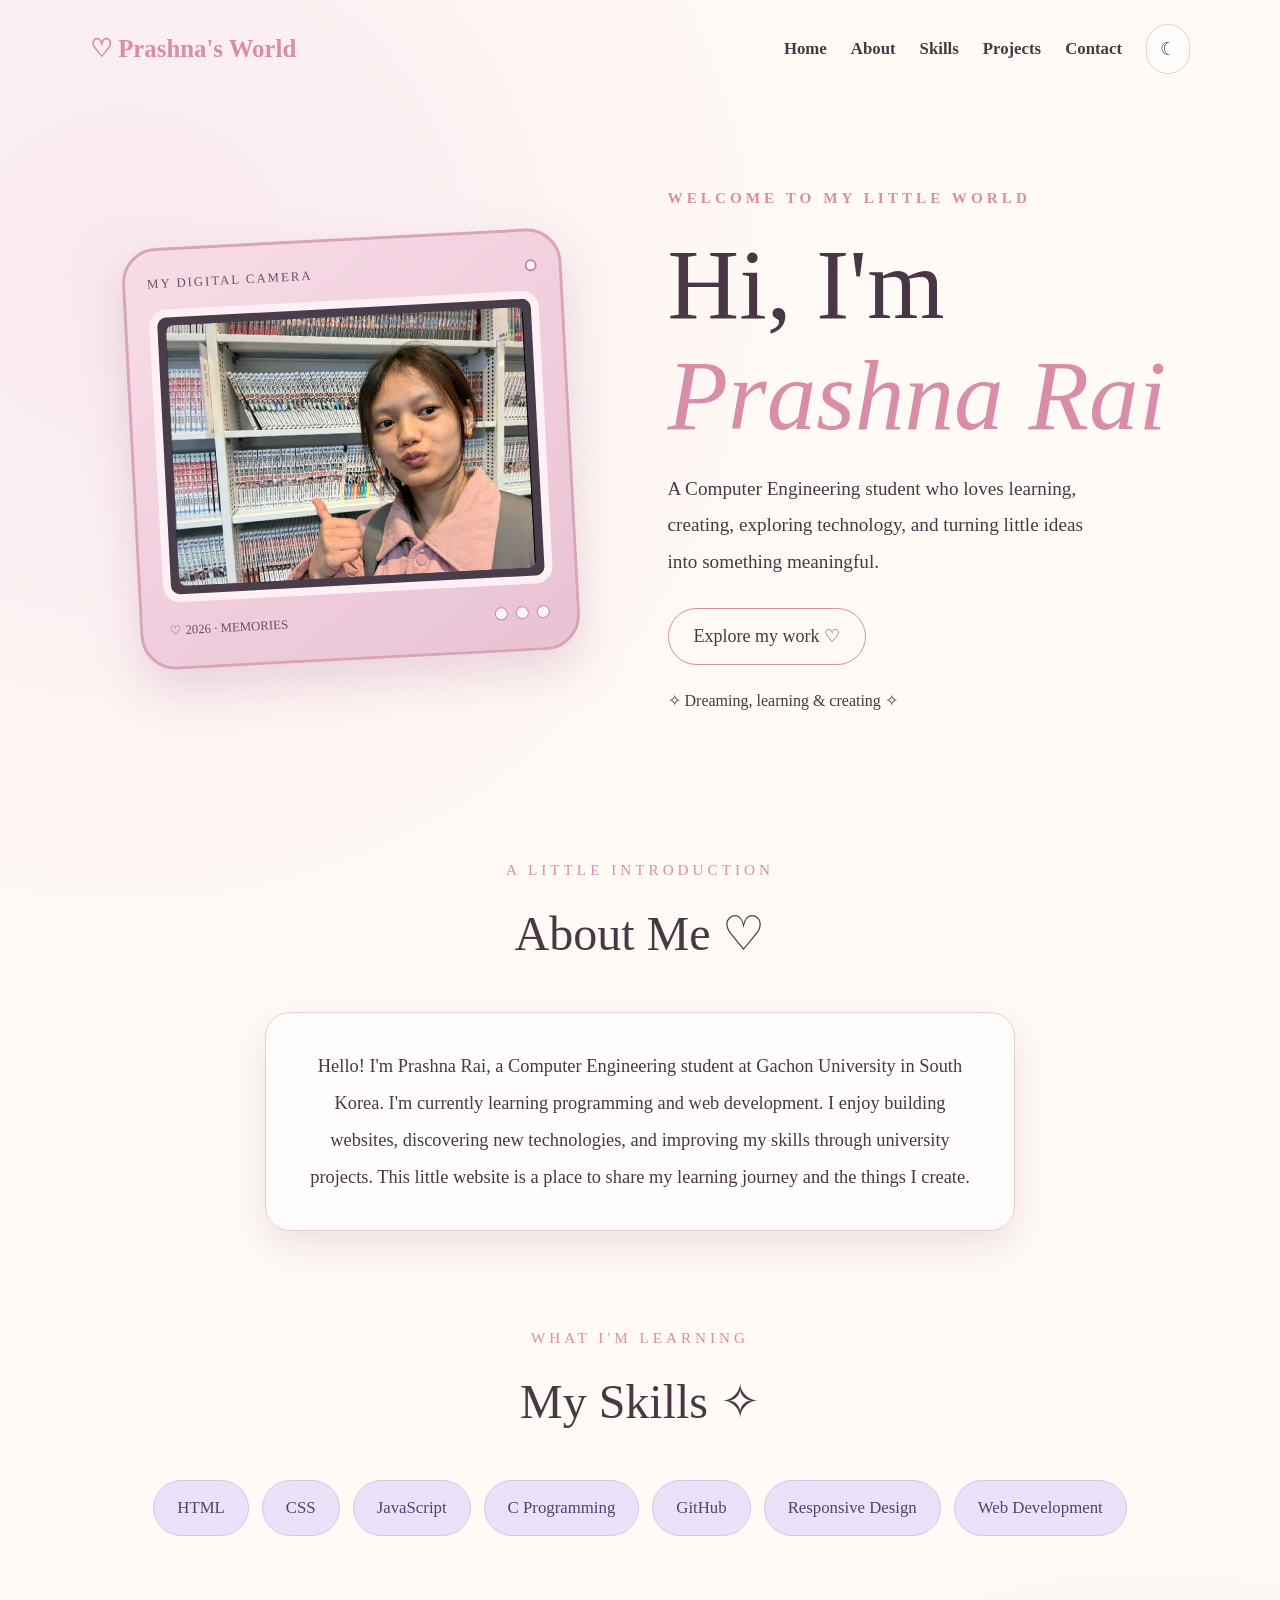
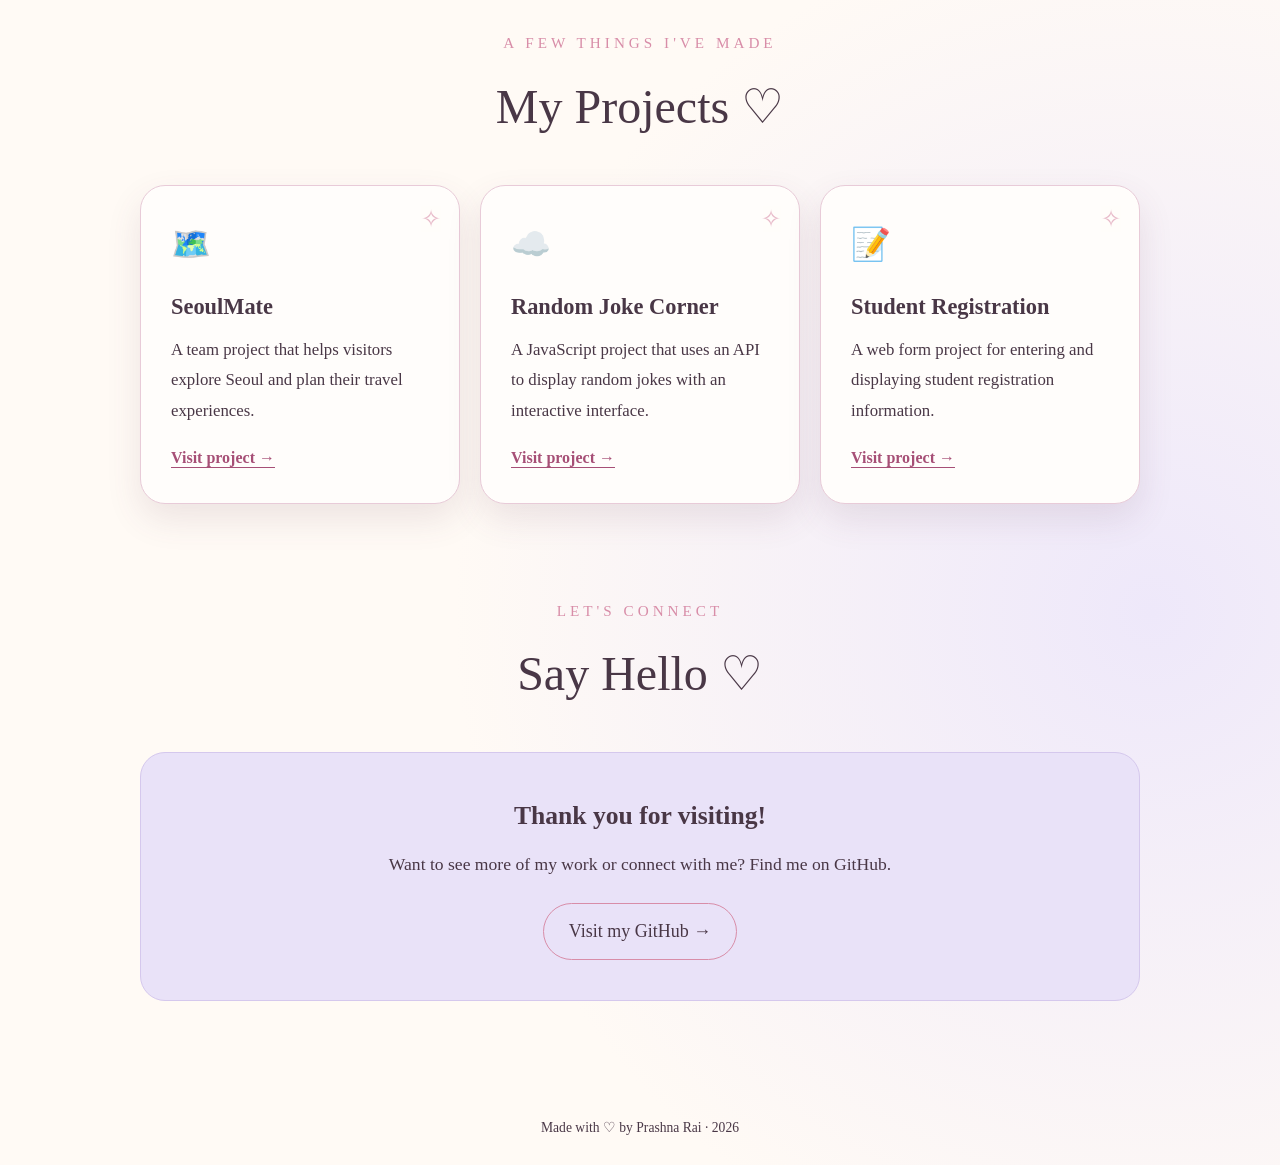
<file: index.html>
<!DOCTYPE html>
<html lang="en">
<head>
  <meta charset="UTF-8">
  <meta name="viewport" content="width=device-width, initial-scale=1.0">
  <meta name="description" content="Prashna Rai's personal portfolio. Computer Engineering student, web projects and creative work.">
  <title>Prashna Rai | My Little World</title>

  <style>
    
    :root {
  --pink: #A65376;
}
    :root {
      --background: #fffaf5;
      --paper: #fffdfb;
      --pink: #d88da8;
      --pink-light: #f7dce7;
      --lavender: #e9e2f8;
      --text: #493746;
    --muted: #493746;
      --border: #e8cbd8;
      --shadow: 0 15px 35px rgba(105, 66, 88, 0.12);
    }

    * {
      margin: 0;
      padding: 0;
      box-sizing: border-box;
      scroll-behavior: smooth;
    }

    body {
      background:
        radial-gradient(circle at 10% 10%, #f9e9ef 0, transparent 25%),
        radial-gradient(circle at 90% 80%, #eee8fa 0, transparent 28%),
        var(--background);
      color: var(--text);
      font-family: Georgia, "Times New Roman", serif;
      line-height: 1.6;
      transition: background 0.3s, color 0.3s;
    }

    a {
      color: inherit;
      text-decoration: none;
    }

    button {
      font: inherit;
    }

    .site-header {
      width: min(1100px, 92%);
      margin: auto;
      padding: 24px 0;
      display: flex;
      justify-content: space-between;
      align-items: center;
      gap: 20px;
    }

    .logo {
      font-size: 1.35rem;
      font-weight: bold;
      color: var(--pink);
    }

    nav {
      display: flex;
      align-items: center;
      gap: 24px;
    }

    nav a {
      font-size: 0.95rem;
      color: var(--text);
    }

    nav a:hover {
      color: var(--pink);
    }

    .theme-button {
      border: 1px solid var(--border);
      background: var(--paper);
      color: var(--text);
      padding: 8px 13px;
      border-radius: 30px;
      cursor: pointer;
    }

    .hero {
      width: min(1100px, 92%);
      min-height: 650px;
      margin: 25px auto 80px;
      display: grid;
      grid-template-columns: 1fr 1fr;
      align-items: center;
      gap: 55px;
    }

    /* Digital camera */

    .camera-area {
      display: flex;
      justify-content: center;
      position: relative;
      padding: 25px;
    }

    .camera {
      width: min(100%, 440px);
      background: linear-gradient(145deg, #f9dce8, #e9c2d4);
      border: 3px solid #d8a4ba;
      border-radius: 35px;
      padding: 22px;
      box-shadow: var(--shadow);
      transform: rotate(-3deg);
      transition: transform 0.4s;
    }

    .camera:hover {
      transform: rotate(0deg) translateY(-7px);
    }

    .camera-top {
      display: flex;
      justify-content: space-between;
      align-items: center;
      margin-bottom: 14px;
      color: #704c61;
      font-size: 0.8rem;
      letter-spacing: 2px;
    }

    .camera-lens {
      width: 12px;
      height: 12px;
      border-radius: 50%;
      background: #fff6fa;
      border: 2px solid #c78ba5;
    }

    .camera-screen {
      background: #493d4a;
      border: 8px solid #fff0f5;
      border-radius: 17px;
      padding: 8px;
      overflow: hidden;
      aspect-ratio: 4 / 3;
    }

    .camera-screen img {
      display: block;
      width: 100%;
      height: 100%;
      object-fit: cover;
      border-radius: 8px;
    }

    .camera-bottom {
      display: flex;
      justify-content: space-between;
      align-items: center;
      padding: 17px 5px 2px;
      color: #704c61;
      font-size: 0.8rem;
    }

    .camera-buttons {
      display: flex;
      gap: 8px;
    }

    .camera-buttons span {
      width: 13px;
      height: 13px;
      background: #fff4f8;
      border: 1px solid #c78ba5;
      border-radius: 50%;
    }

    .hero-text .eyebrow {
      color: var(--pink);
      letter-spacing: 4px;
      font-size: 0.8rem;
      font-weight: bold;
    }

    .hero-text h1 {
      font-size: clamp(3rem, 7vw, 5.5rem);
      line-height: 1.05;
      margin: 15px 0;
      font-weight: normal;
    }

    .hero-text h1 span {
      color: var(--pink);
      font-style: italic;
    }

    .hero-text p {
      max-width: 430px;
      color: var(--muted);
      margin: 20px 0 28px;
      font-size: 1.05rem;
    }

    .pill-button {
      display: inline-block;
      padding: 11px 25px;
      border: 1px solid var(--pink);
      border-radius: 40px;
      color: var(--text);
      transition: 0.3s;
    }

    .pill-button:hover {
      background: var(--pink);
      color: white;
      transform: translateY(-3px);
    }

    .little-note {
      margin-top: 22px;
      color: var(--muted);
      font-size: 0.85rem;
    }

    section.content-section {
      width: min(1000px, 90%);
      margin: 0 auto 90px;
      scroll-margin-top: 25px;
    }

    .section-heading {
      text-align: center;
      margin-bottom: 35px;
    }

    .section-heading span {
      color: var(--pink);
      font-size: 0.8rem;
      letter-spacing: 4px;
    }

    .section-heading h2 {
      font-size: 2.5rem;
      font-weight: normal;
      margin-top: 5px;
    }

    .about-card {
      background: var(--paper);
      border: 1px solid var(--border);
      border-radius: 25px;
      padding: 35px;
      box-shadow: var(--shadow);
      text-align: center;
      max-width: 750px;
      margin: auto;
    }

    .about-card p {
      color: var(--muted);
    }

    .skills-list {
      display: flex;
      justify-content: center;
      flex-wrap: wrap;
      gap: 13px;
    }

    .skill {
      background: var(--lavender);
      border: 1px solid #d5c8ed;
      padding: 10px 20px;
      border-radius: 30px;
      color: #51436c;
    }

    .project-grid {
      display: grid;
      grid-template-columns: repeat(3, 1fr);
      gap: 20px;
    }

    .project-card {
      background: var(--paper);
      border: 1px solid var(--border);
      border-radius: 20px;
      padding: 25px;
      box-shadow: var(--shadow);
      transition: transform 0.3s;
      display: flex;
      flex-direction: column;
      align-items: flex-start;
    }

    .project-card:hover {
      transform: translateY(-7px);
    }

    .project-icon {
      font-size: 2rem;
      margin-bottom: 13px;
    }

    .project-card h3 {
      margin-bottom: 8px;
      font-size: 1.2rem;
    }

    .project-card p {
      color: var(--muted);
      font-size: 0.92rem;
      margin-bottom: 18px;
      flex-grow: 1;
    }

    .project-link {
      color: #a64f76;
      text-decoration: underline;
      text-underline-offset: 4px;
      font-size: 0.9rem;
      font-weight: bold;
    }

    .contact-card {
      text-align: center;
      background: var(--lavender);
      border: 1px solid #d5c8ed;
      border-radius: 25px;
      padding: 40px 20px;
    }

    .contact-card p {
      color: var(--muted);
      margin: 10px 0 22px;
    }

    footer {
      text-align: center;
      padding: 25px;
      color: var(--muted);
      font-size: 0.85rem;
    }

    /* Dark mode */

    body.dark {
      --background: #211c29;
      --paper: #302738;
      --text: #fff0f6;
      --muted: #d2c2d1;
      --border: #60465b;
      --lavender: #423750;
      --pink: #efabc5;
      --pink-light: #60465b;
    }

    body.dark nav a {
      color: var(--text);
    }

    body.dark .skill {
      color: #fff0f6;
      border-color: #705b82;
    }

    body.dark .project-link {
      color: #ffb8d2;
    }

    body.dark .contact-card {
      background: #423750;
      border-color: #705b82;
    }

    body.dark .camera {
      background: linear-gradient(145deg, #68465b, #493449);
      border-color: #a66e8b;
    }

    body.dark .camera-top,
    body.dark .camera-bottom {
      color: #fff0f6;
    }

    /* Mobile layout */

    @media (max-width: 750px) {
      .site-header {
        flex-direction: column;
      }

      nav {
        justify-content: center;
        flex-wrap: wrap;
        gap: 15px;
      }

      .hero {
        grid-template-columns: 1fr;
        gap: 30px;
        margin-top: 20px;
        text-align: center;
      }

      .camera-area {
        padding: 10px;
      }

      .camera {
        max-width: 380px;
      }

      .hero-text p {
        margin-left: auto;
        margin-right: auto;
      }

      .project-grid {
        grid-template-columns: 1fr;
      }

      .section-heading h2 {
        font-size: 2rem;
      }
    }

    @media (prefers-reduced-motion: reduce) {
      *,
      *::before,
      *::after {
        scroll-behavior: auto !important;
        transition-duration: 0.01ms !important;
        animation-duration: 0.01ms !important;
      }
    }
    
/* ===== PORTFOLIO DESIGN UPGRADE ===== */

/* Bigger and more readable text */
body {
  font-size: 18px;
  line-height: 1.8;
}

nav a {
  font-size: 1.05rem;
  font-weight: 600;
}

.logo {
  font-size: 1.55rem;
}

.hero-text .eyebrow {
  font-size: 0.95rem;
  letter-spacing: 4px;
}

.hero-text h1 {
  font-size: clamp(3.8rem, 8vw, 6.2rem);
  line-height: 1.12;
}

.hero-text p {
  font-size: 1.2rem;
  line-height: 1.9;
}

.little-note {
  font-size: 1rem;
}

.section-heading span {
  font-size: 0.95rem;
}

.section-heading h2 {
  font-size: 3rem;
}

.about-card p {
  font-size: 1.15rem;
  line-height: 2;
}

.skill {
  font-size: 1.05rem;
  padding: 12px 23px;
}

.project-card {
  padding: 30px;
  border-radius: 25px;
}

.project-card h3 {
  font-size: 1.4rem;
}

.project-card p {
  font-size: 1.05rem;
  line-height: 1.8;
}

.project-link {
  font-size: 1rem;
}

.contact-card h3 {
  font-size: 1.6rem;
}

.contact-card p {
  font-size: 1.1rem;
}

/* Softer camera shadow */
.camera {
  box-shadow: 0 20px 45px rgba(180, 112, 148, 0.25);
}

/* Cute hover effect for cards */
.project-card {
  position: relative;
  overflow: hidden;
}

.project-card::before {
  content: "✧";
  position: absolute;
  top: 12px;
  right: 18px;
  color: var(--pink);
  font-size: 1.5rem;
  opacity: 0.6;
}

.project-card:hover {
  transform: translateY(-10px) rotate(-1deg);
  box-shadow: 0 20px 40px rgba(180, 112, 148, 0.2);
}

/* Smooth appearance animation */
.reveal {
  opacity: 0;
  transform: translateY(25px);
  transition: opacity 0.8s ease, transform 0.8s ease;
}

.reveal.visible {
  opacity: 1;
  transform: translateY(0);
}

/* Better mobile text sizing */
@media (max-width: 750px) {
  body {
    font-size: 16px;
  }

  .hero-text h1 {
    font-size: clamp(3.2rem, 12vw, 4.5rem);
  }

  .hero-text p {
    font-size: 1.1rem;
  }

  .section-heading h2 {
    font-size: 2.5rem;
  }

  .project-card h3 {
    font-size: 1.35rem;
  }
}

  </style>
</head>

<body>

  <header class="site-header">
    <a class="logo" href="#home">♡ Prashna's World</a>

    <nav aria-label="Main navigation">
      <a href="#home">Home</a>
      <a href="#about">About</a>
      <a href="#skills">Skills</a>
      <a href="#projects">Projects</a>
      <a href="#contact">Contact</a>
      <button class="theme-button" id="themeToggle" type="button"
        aria-label="Switch to dark mode">☾</button>
    </nav>
  </header>

  <main>

    <section class="hero" id="home">

      <div class="camera-area">
        <div class="camera">

          <div class="camera-top">
            <span>MY DIGITAL CAMERA</span>
            <span class="camera-lens"></span>
          </div>

          <div class="camera-screen">
          <img src="prashna.png" alt="Portrait of Prashna Rai">
          </div>

          <div class="camera-bottom">
            <span>♡ 2026 · MEMORIES</span>
            <div class="camera-buttons" aria-hidden="true">
              <span></span>
              <span></span>
              <span></span>
            </div>
          </div>

        </div>
      </div>

      <div class="hero-text">
        <span class="eyebrow">WELCOME TO MY LITTLE WORLD</span>

        <h1>Hi, I'm<br><span>Prashna Rai</span></h1>

        <p>
          A Computer Engineering student who loves learning,
          creating, exploring technology, and turning little ideas
          into something meaningful.
        </p>

        <a class="pill-button" href="#projects">Explore my work ♡</a>

        <div class="little-note">
          ✧ Dreaming, learning & creating ✧
        </div>
      </div>

    </section>

    <section class="content-section" id="about">
      <div class="section-heading">
        <span>A LITTLE INTRODUCTION</span>
        <h2>About Me ♡</h2>
      </div>

      <div class="about-card">
        <p>
          Hello! I'm Prashna Rai, a Computer Engineering student
          at Gachon University in South Korea. I'm currently learning
          programming and web development. I enjoy building websites,
          discovering new technologies, and improving my skills
          through university projects. This little website is a place
          to share my learning journey and the things I create.
        </p>
      </div>
    </section>

    <section class="content-section" id="skills">
      <div class="section-heading">
        <span>WHAT I'M LEARNING</span>
        <h2>My Skills ✧</h2>
      </div>

      <div class="skills-list">
        <span class="skill">HTML</span>
        <span class="skill">CSS</span>
        <span class="skill">JavaScript</span>
        <span class="skill">C Programming</span>
        <span class="skill">GitHub</span>
        <span class="skill">Responsive Design</span>
        <span class="skill">Web Development</span>
      </div>
    </section>

    <section class="content-section" id="projects">
      <div class="section-heading">
        <span>A FEW THINGS I'VE MADE</span>
        <h2>My Projects ♡</h2>
      </div>

      <div class="project-grid">

        <article class="project-card">
          <div class="project-icon" aria-hidden="true">🗺️</div>
          <h3>SeoulMate</h3>
          <p>
            A team project that helps visitors explore Seoul
            and plan their travel experiences.
          </p>
          <a class="project-link"
             href="https://seoulmate-chi.vercel.app/en/login?next=%2Fen%2Fguide"
             target="_blank" rel="noopener noreferrer">
            Visit project →
          </a>
        </article>

        <article class="project-card">
          <div class="project-icon" aria-hidden="true">☁️</div>
          <h3>Random Joke Corner</h3>
          <p>
            A JavaScript project that uses an API to display
            random jokes with an interactive interface.
          </p>
          <a class="project-link"
             href="https://prqshna-design.github.io/WEB-PORGRAMMING/WEB%20week6%20%28mon%29/task1%28JOKE%29.html"
             target="_blank" rel="noopener noreferrer">
            Visit project →
          </a>
        </article>

        <article class="project-card">
          <div class="project-icon" aria-hidden="true">📝</div>
          <h3>Student Registration</h3>
          <p>
            A web form project for entering and displaying
            student registration information.
          </p>
          <a class="project-link"
             href="https://prqshna-design.github.io/WEB-PORGRAMMING/WEB%20week8%20%28mon%29/student%20registration.html"
             target="_blank" rel="noopener noreferrer">
            Visit project →
          </a>
        </article>

      </div>
    </section>

    <section class="content-section" id="contact">
      <div class="section-heading">
        <span>LET'S CONNECT</span>
        <h2>Say Hello ♡</h2>
      </div>

      <div class="contact-card">
        <h3>Thank you for visiting!</h3>
        <p>
          Want to see more of my work or connect with me?
          Find me on GitHub.
        </p>
        <a class="pill-button"
           href="https://github.com/prqshna-design"
           target="_blank" rel="noopener noreferrer">
          Visit my GitHub →
        </a>
      </div>
    </section>

  </main>

  <footer>
    <p>Made with ♡ by Prashna Rai · <span id="year">2026</span></p>
  </footer>

  <script>
    const themeButton = document.getElementById("themeToggle");

    themeButton.addEventListener("click", function () {
      document.body.classList.toggle("dark");

      const isDark = document.body.classList.contains("dark");

      themeButton.textContent = isDark ? "☀" : "☾";
      themeButton.setAttribute(
        "aria-label",
        isDark ? "Switch to light mode" : "Switch to dark mode"
      );
    });

    document.getElementById("year").textContent =
      new Date().getFullYear();
  </script>

</body>
</html>
</file>
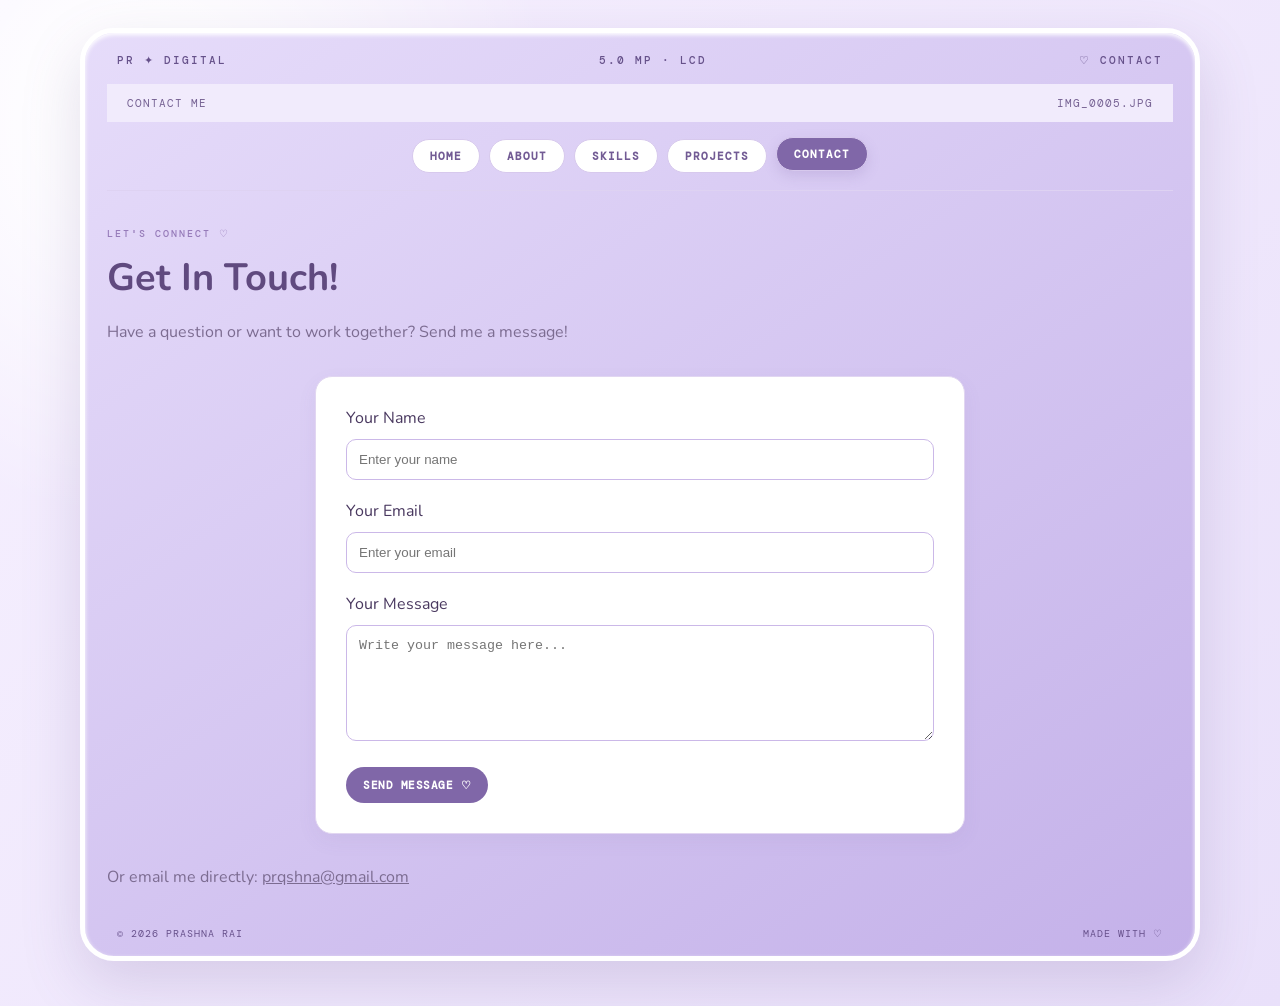
<file: contact.html>
<!DOCTYPE html>
<html lang="en">
<head>
  <meta charset="UTF-8">
  <meta name="viewport" content="width=device-width, initial-scale=1.0">
  <title>Contact | Prashna Rai</title>
  <link rel="stylesheet" href="style.css">
</head>

<body>
  <main class="camera-shell">

    <header class="camera-top">
      <span>PR ✦ DIGITAL</span>
      <span>5.0 MP · LCD</span>
      <span>♡ CONTACT</span>
    </header>

    <div class="screen-bar">
      <span>CONTACT ME</span>
      <span>IMG_0005.JPG</span>
    </div>

    <nav class="nav">
      <a href="index.html">HOME</a>
      <a href="about.html">ABOUT</a>
      <a href="skills.html">SKILLS</a>
      <a href="projects.html">PROJECTS</a>
      <a href="contact.html" class="active">CONTACT</a>
    </nav>

    <section class="page-content">

      <div class="section-head">
        <span class="eyebrow">LET'S CONNECT ♡</span>
        <h1>Get In Touch!</h1>
        <p>Have a question or want to work together? Send me a message!</p>
      </div>

      <div class="card" style="max-width:650px;margin:30px auto;padding:30px;">

        <form action="https://formsubmit.co/prqshna@gmail.com" method="POST">

          <input type="hidden" name="_subject" value="New message from Prashna's Portfolio">
          <input type="hidden" name="_captcha" value="false">

          <label for="name">Your Name</label>
          <input
            type="text"
            id="name"
            name="name"
            placeholder="Enter your name"
            required
            style="width:100%;padding:12px;margin:10px 0 20px;border-radius:10px;border:1px solid #cbb8e8;"
          >

          <label for="email">Your Email</label>
          <input
            type="email"
            id="email"
            name="email"
            placeholder="Enter your email"
            required
            style="width:100%;padding:12px;margin:10px 0 20px;border-radius:10px;border:1px solid #cbb8e8;"
          >

          <label for="message">Your Message</label>
          <textarea
            id="message"
            name="message"
            rows="6"
            placeholder="Write your message here..."
            required
            style="width:100%;padding:12px;margin:10px 0 20px;border-radius:10px;border:1px solid #cbb8e8;resize:vertical;"
          ></textarea>

          <button type="submit" class="btn">SEND MESSAGE ♡</button>

        </form>

      </div>

      <div class="section-head">
        <p>Or email me directly: <a href="mailto:prqshna@gmail.com">prqshna@gmail.com</a></p>
      </div>

    </section>

    <footer class="camera-bottom">
      <span>© 2026 PRASHNA RAI</span>
      <span>MADE WITH ♡</span>
    </footer>

  </main>

  <script src="script.js"></script>
</body>
</html>
</file>
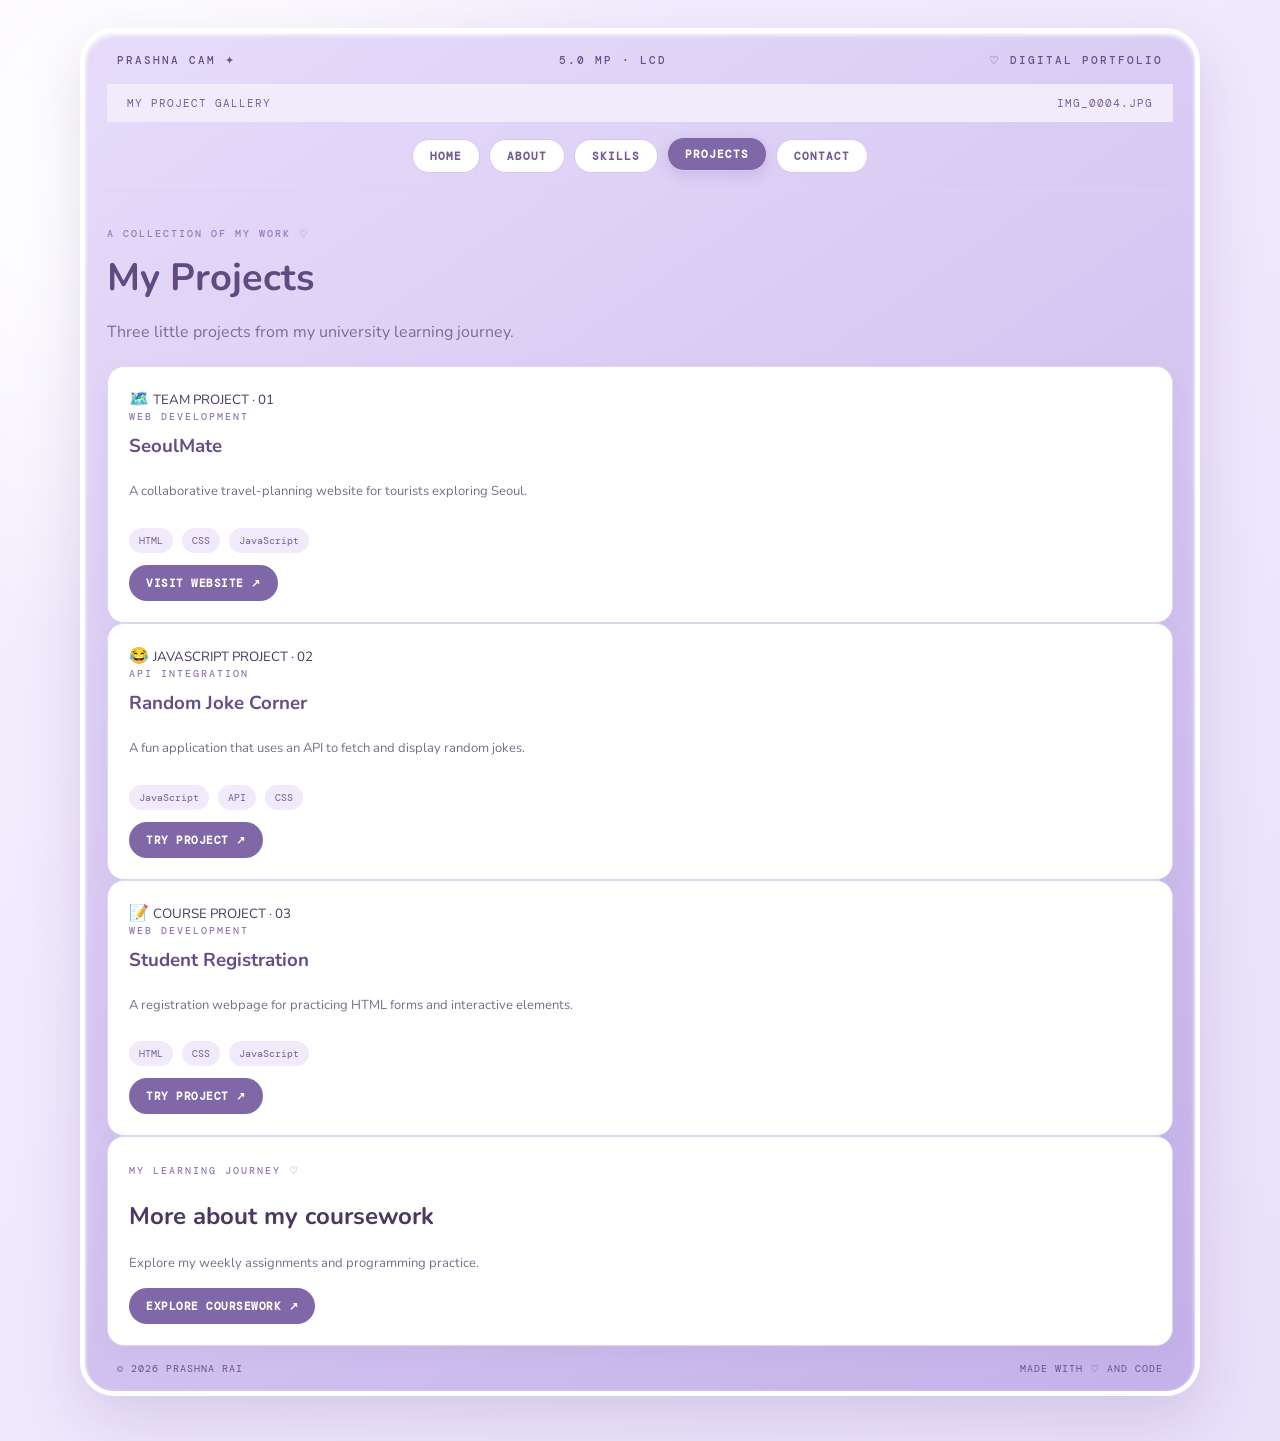
<file: projects.html>
<!DOCTYPE html>
<html lang="en">
<head>
  <meta charset="UTF-8">
  <meta name="viewport" content="width=device-width, initial-scale=1.0">
  <title>My Projects | Prashna Rai</title>
  <link rel="stylesheet" href="style.css">
</head>
<body>

<main class="camera-shell">

<header class="camera-top">
  <span>PRASHNA CAM ✦</span>
  <span>5.0 MP · LCD</span>
  <span>♡ DIGITAL PORTFOLIO</span>
</header>

<div class="screen-bar">
  <span>MY PROJECT GALLERY</span>
  <span>IMG_0004.JPG</span>
</div>

<nav class="nav">
  <a href="index.html">HOME</a>
  <a href="about.html">ABOUT</a>
  <a href="skills.html">SKILLS</a>
  <a href="projects.html" class="active">PROJECTS</a>
  <a href="contact.html">CONTACT</a>
</nav>

<section class="page-content">

<div class="section-head">
  <span class="eyebrow">A COLLECTION OF MY WORK ♡</span>
  <h1>My Projects</h1>
  <p>Three little projects from my university learning journey.</p>
</div>

<div class="project-grid">

<article class="card project-card">
  <div class="project-image">
    <span>🗺️</span>
    <small>TEAM PROJECT · 01</small>
  </div>
  <span class="eyebrow">WEB DEVELOPMENT</span>
  <h3>SeoulMate</h3>
  <p>A collaborative travel-planning website for tourists exploring Seoul.</p>
  <div class="project-tags">
    <span class="tag">HTML</span>
    <span class="tag">CSS</span>
    <span class="tag">JavaScript</span>
  </div>
  <a class="btn" href="https://seoulmate-chi.vercel.app/en/login?next=%2Fen%2Fguide" target="_blank" rel="noopener">VISIT WEBSITE ↗</a>
</article>

<article class="card project-card">
  <div class="project-image">
    <span>😂</span>
    <small>JAVASCRIPT PROJECT · 02</small>
  </div>
  <span class="eyebrow">API INTEGRATION</span>
  <h3>Random Joke Corner</h3>
  <p>A fun application that uses an API to fetch and display random jokes.</p>
  <div class="project-tags">
    <span class="tag">JavaScript</span>
    <span class="tag">API</span>
    <span class="tag">CSS</span>
  </div>
  <a class="btn" href="https://prqshna-design.github.io/WEB-PORGRAMMING/WEB%20week6%20%28mon%29/task1%28JOKE%29.html" target="_blank" rel="noopener">TRY PROJECT ↗</a>
</article>

<article class="card project-card">
  <div class="project-image">
    <span>📝</span>
    <small>COURSE PROJECT · 03</small>
  </div>
  <span class="eyebrow">WEB DEVELOPMENT</span>
  <h3>Student Registration</h3>
  <p>A registration webpage for practicing HTML forms and interactive elements.</p>
  <div class="project-tags">
    <span class="tag">HTML</span>
    <span class="tag">CSS</span>
    <span class="tag">JavaScript</span>
  </div>
  <a class="btn" href="https://prqshna-design.github.io/WEB-PORGRAMMING/WEB%20week8%20%28mon%29/student%20registration.html" target="_blank" rel="noopener">TRY PROJECT ↗</a>
</article>

</div>

<section class="card coursework-card">
  <span class="eyebrow">MY LEARNING JOURNEY ♡</span>
  <h2>More about my coursework</h2>
  <p>Explore my weekly assignments and programming practice.</p>
  <a class="btn" href="https://prqshna-design.github.io/WEB-PORGRAMMING/" target="_blank" rel="noopener">EXPLORE COURSEWORK ↗</a>
</section>

</section>

<footer class="camera-bottom">
  <span>© 2026 PRASHNA RAI</span>
  <span>MADE WITH ♡ AND CODE</span>
</footer>

</main>
<script src="script.js"></script>
</body>
</html>
</file>
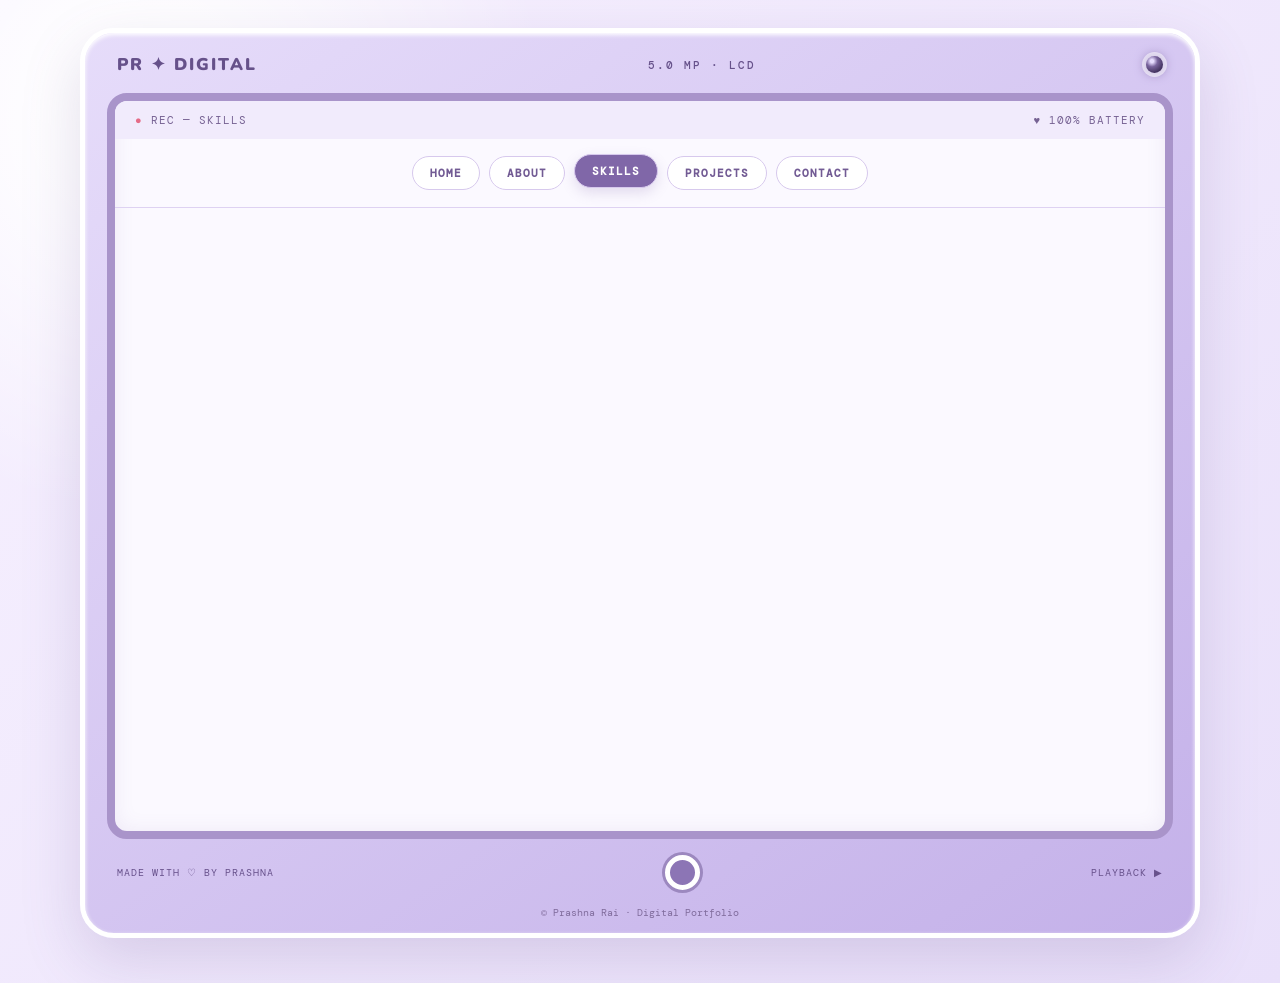
<file: skills.html>
<!DOCTYPE html>
<html lang="en"><head><meta charset="UTF-8"><meta name="viewport" content="width=device-width, initial-scale=1.0">
<meta name="description" content="Prashna Rai's lavender digital camera portfolio"><title>Skills | Prashna Rai</title><link rel="stylesheet" href="style.css"></head>
<body><div class="camera-shell"><header class="camera-top"><span class="brand">PR ✦ DIGITAL</span><span>5.0 MP · LCD</span><span class="lens-dot"></span></header>
<main class="camera-screen"><div class="screen-bar"><span><span class="rec-dot">●</span> REC — SKILLS</span><span>♥ <span id="battery">100%</span> BATTERY</span></div>
<nav class="nav"><a class="" href="index.html">HOME</a><a class="" href="about.html">ABOUT</a><a class="active" href="skills.html">SKILLS</a><a class="" href="projects.html">PROJECTS</a><a class="" href="contact.html">CONTACT</a></nav>
<div class="page-wrap"><div class="section-head reveal"><span class="eyebrow">MY TOOLKIT · IMG_0003</span><h1>Skills & Learning ✧</h1><p>A snapshot of the tools and abilities I'm developing. The bars are visual progress indicators, not formal test scores.</p></div>
<div class="grid" data-skills><article class="card reveal"><div class="icon">🌐</div><h3>Web Technologies</h3>
<div class="skill"><div class="skill-label"><span>HTML</span><span>Learning</span></div><div class="bar"><span data-level="85"></span></div></div>
<div class="skill"><div class="skill-label"><span>CSS</span><span>Learning</span></div><div class="bar"><span data-level="78"></span></div></div>
<div class="skill"><div class="skill-label"><span>JavaScript</span><span>Learning</span></div><div class="bar"><span data-level="60"></span></div></div></article>
<article class="card reveal"><div class="icon">🐍</div><h3>Programming</h3>
<div class="skill"><div class="skill-label"><span>Python</span><span>Learning</span></div><div class="bar"><span data-level="48"></span></div></div>
<div class="skill"><div class="skill-label"><span>Problem Solving</span><span>Developing</span></div><div class="bar"><span data-level="65"></span></div></div>
<div class="skill"><div class="skill-label"><span>Logical Thinking</span><span>Developing</span></div><div class="bar"><span data-level="65"></span></div></div></article>
<article class="card reveal"><div class="icon">🛠️</div><h3>Tools & Workflow</h3>
<div class="skill"><div class="skill-label"><span>Git & GitHub</span><span>Learning</span></div><div class="bar"><span data-level="65"></span></div></div>
<div class="skill"><div class="skill-label"><span>Responsive Design</span><span>Learning</span></div><div class="bar"><span data-level="70"></span></div></div>
<div class="skill"><div class="skill-label"><span>Accessibility</span><span>Learning</span></div><div class="bar"><span data-level="72"></span></div></div></article></div>
<p class="intro reveal" style="text-align:center;margin:30px auto 0">I'm still learning, and that's the fun part. Every new project helps me improve.</p></div></main>
<div class="camera-bottom"><span>MADE WITH ♡ BY PRASHNA</span><button class="shutter" data-shutter aria-label="Take a camera snapshot"></button><span>PLAYBACK ▶</span></div>
<footer>© <span data-year></span> Prashna Rai · Digital Portfolio</footer></div><div class="flash"></div><script src="script.js"></script></body></html>
</file>
<file: style.css>
@import url('https://fonts.googleapis.com/css2?family=DM+Mono:wght@400;500&family=Nunito:wght@400;500;600;700;800;900&display=swap');
:root{--lav:#c8b5ef;--lav2:#e9e0fb;--deep:#594477;--ink:#49385f;--muted:#806f98;--paper:#fff;--screen:#fbf9ff;--line:#ded2f2;--shadow:0 18px 45px #6b559022}
*{box-sizing:border-box}html{scroll-behavior:smooth}body{margin:0;padding:28px 14px 45px;background:radial-gradient(circle at 12% 12%,#fff 0 5%,transparent 28%),linear-gradient(135deg,#f7f1ff,#e9e0fa);font-family:'Nunito',Arial,sans-serif;color:var(--ink)}a{color:inherit}.camera-shell{max-width:1120px;margin:auto;padding:18px 22px 14px;border:5px solid #fff;border-radius:34px;background:linear-gradient(145deg,#e6dcfa,#c4b1e9);box-shadow:0 22px 60px #6e579633,inset 0 2px 4px #fff}.camera-top{display:flex;align-items:center;justify-content:space-between;gap:14px;padding:2px 10px 17px;color:#66518a;font:500 11px 'DM Mono',monospace;letter-spacing:2px}.brand{font:900 17px 'Nunito',sans-serif;letter-spacing:2px}.lens-dot{width:17px;height:17px;border-radius:50%;background:radial-gradient(circle at 35% 30%,#e7ddff 0 10%,#79649d 35%,#44345f 72%);box-shadow:0 0 0 4px #ffffff8a,0 0 12px #705a9b}.camera-screen{background:var(--screen);border:8px solid #a994ca;border-radius:20px;min-height:580px;overflow:hidden;box-shadow:inset 0 0 20px #8065a51a}.screen-bar{display:flex;justify-content:space-between;gap:10px;padding:12px 20px;background:#f1ebfc;color:#766293;font:11px 'DM Mono',monospace;letter-spacing:1px}.rec-dot{color:#e56b87;animation:blink 1.3s infinite}.nav{display:flex;justify-content:center;flex-wrap:wrap;gap:9px;padding:17px 15px;border-bottom:1px solid var(--line)}.nav a{text-decoration:none;padding:9px 17px;border:1px solid #d7c9ed;border-radius:25px;background:#fff;color:#725b94;font:700 11px 'DM Mono',monospace;letter-spacing:1px;transition:.25s}.nav a:hover,.nav a.active{background:#8067a8;color:#fff;transform:translateY(-2px);box-shadow:0 5px 13px #8067a833}.page-wrap{padding:34px clamp(18px,5vw,58px) 48px}.hero{display:grid;grid-template-columns:1.2fr .8fr;align-items:center;gap:40px;padding:28px 2%}.hero h1{font-size:clamp(36px,6vw,64px);line-height:1.02;letter-spacing:-2px;margin:13px 0;color:#594477}.hero h3{color:#8066a8;font-size:19px;margin:12px 0}.hero p,.intro{line-height:1.85;color:#6f6083}.eyebrow{font:500 10px 'DM Mono',monospace;letter-spacing:2px;color:#967bb9}.photo-frame{max-width:300px;justify-self:center;padding:10px;background:white;border:2px solid #d7c8ed;border-radius:12px;box-shadow:var(--shadow);transform:rotate(2deg)}.photo-frame img{display:block;width:100%;aspect-ratio:4/5;object-fit:cover;border-radius:5px;background:#eee7fa}.photo-caption{text-align:center;padding:10px 2px 1px;color:#8a77a3;font:10px 'DM Mono',monospace;letter-spacing:1px}.hero-actions{display:flex;flex-wrap:wrap;gap:10px;margin-top:22px}.btn{display:inline-flex;align-items:center;justify-content:center;gap:7px;border:0;border-radius:24px;padding:11px 17px;background:#8067a8;color:#fff;text-decoration:none;font:700 11px 'DM Mono',monospace;letter-spacing:.5px;cursor:pointer;transition:.22s}.btn:hover{background:#60497f;transform:translateY(-2px);box-shadow:0 7px 16px #8067a844}.btn.secondary{background:#fff;color:#725b94;border:1px solid #d6c7eb}.section-head{margin:30px 0 20px}.section-head h1,.section-head h2{color:#604a7f;margin:9px 0;font-size:clamp(25px,4vw,38px)}.section-head p{max-width:700px;color:#7c6c91;line-height:1.7}.grid{display:grid;grid-template-columns:repeat(3,minmax(0,1fr));gap:18px}.card{background:#fff;border:1px solid #e1d6f1;border-radius:17px;padding:21px;box-shadow:0 7px 20px #735b9410;transition:transform .25s,box-shadow .25s;min-width:0}.card:hover{transform:translateY(-5px);box-shadow:0 14px 28px #735b9420}.card h3{margin:10px 0 8px;color:#654d87}.card p{font-size:13px;line-height:1.75;color:#796b8b}.icon{font-size:26px}.project-id{display:inline-block;color:#9a82bb;font:10px 'DM Mono',monospace;letter-spacing:1px}.tag{display:inline-block;margin:5px 5px 0 0;padding:6px 10px;border-radius:15px;background:#f0eafa;color:#765e98;font:10px 'DM Mono',monospace;text-decoration:none}.gallery-photo{display:grid;place-items:center;min-height:118px;margin:12px 0;background:linear-gradient(135deg,#f4effd,#e5dafa);border:1px dashed #cbb8e8;border-radius:12px;font-size:42px}.project-tools{display:flex;flex-wrap:wrap;gap:8px;margin:20px 0}.filter{border:1px solid #d7c8ec;border-radius:22px;background:#fff;color:#725b94;padding:9px 15px;font:700 10px 'DM Mono',monospace;cursor:pointer;transition:.2s}.filter:hover,.filter.active{background:#8067a8;color:#fff;border-color:#8067a8}.project-card{display:flex;flex-direction:column;align-items:flex-start}.project-card .btn{margin-top:12px}.project-card .tag{margin-top:12px}.project-card[hidden]{display:none!important}.timeline{border-left:2px solid #d8c8ee;margin:20px 0 10px 8px;padding-left:22px}.timeline-item{position:relative;margin:0 0 22px}.timeline-item:before{content:'';position:absolute;left:-29px;top:4px;width:11px;height:11px;border-radius:50%;background:#9278b8;border:3px solid #eee7fa}.skill{margin:17px 0}.skill-label{display:flex;justify-content:space-between;color:#75618f;font-size:12px;margin-bottom:7px}.bar{height:9px;background:#eee8f7;border-radius:20px;overflow:hidden}.bar span{display:block;width:0;height:100%;border-radius:20px;background:linear-gradient(90deg,#bca7e7,#8067a8);transition:width 1.2s ease}.contact-layout{display:grid;grid-template-columns:.8fr 1.2fr;gap:18px}.field{display:grid;gap:7px;margin:15px 0}.field label{font:10px 'DM Mono',monospace;color:#806b9b;letter-spacing:1px}.field input,.field textarea{width:100%;border:1px solid #ded2ef;border-radius:10px;padding:12px;background:#fcfaff;color:#49385f;font:14px 'Nunito',sans-serif;outline:none}.field input:focus,.field textarea:focus{border-color:#8b70b4;box-shadow:0 0 0 3px #cbb8e855}.field textarea{min-height:120px;resize:vertical}.camera-bottom{display:flex;align-items:center;justify-content:space-between;padding:16px 10px 2px;color:#68528c;font:10px 'DM Mono',monospace;letter-spacing:1px}.shutter{width:35px;height:35px;border:5px solid #fff;border-radius:50%;background:#8c75b5;box-shadow:0 0 0 3px #9c88bf;cursor:pointer}.shutter:active{transform:scale(.9)}footer{text-align:center;color:#806c9c;font:10px 'DM Mono',monospace;padding-top:14px}.flash{position:fixed;inset:0;background:#fff;pointer-events:none;opacity:0;z-index:10}.flash.fire{animation:flash .45s ease-out}.reveal{opacity:0;transform:translateY(16px);transition:opacity .65s ease,transform .65s ease}.reveal.visible{opacity:1;transform:translateY(0)}.toast{position:fixed;left:50%;bottom:25px;transform:translate(-50%,20px);background:#594477;color:white;padding:12px 18px;border-radius:24px;font:12px 'DM Mono',monospace;opacity:0;pointer-events:none;transition:.25s;z-index:20;box-shadow:0 8px 25px #44345f44}.toast.show{opacity:1;transform:translate(-50%,0)}
@keyframes blink{50%{opacity:.25}}@keyframes flash{0%{opacity:0}15%{opacity:.9}100%{opacity:0}}
@media(max-width:760px){body{padding:12px 7px 25px}.camera-shell{padding:12px 10px;border-width:3px;border-radius:22px}.camera-screen{border-width:5px}.hero{grid-template-columns:1fr;text-align:center;gap:22px}.hero-actions{justify-content:center}.photo-frame{max-width:230px}.grid{grid-template-columns:repeat(2,minmax(0,1fr))}.contact-layout{grid-template-columns:1fr}.page-wrap{padding:24px 15px 35px}}
@media(max-width:480px){.grid{grid-template-columns:1fr}.screen-bar{font-size:9px;padding:10px}.nav{gap:6px;padding:12px 7px}.nav a{padding:8px 10px;font-size:9px}.camera-top{font-size:9px}.brand{font-size:14px}.camera-bottom{font-size:8px}.hero h1{font-size:42px}}
@media(prefers-reduced-motion:reduce){*,*:before,*:after{scroll-behavior:auto!important;animation-duration:.01ms!important;transition-duration:.01ms!important}.reveal{opacity:1;transform:none}}

/* Homepage portrait scene: replace the placeholder with your photo whenever you are ready. */
.portrait-scene{position:relative;width:min(100%,370px);min-height:350px;justify-self:center;display:grid;place-items:center;padding:24px 30px 38px;isolation:isolate}
.portrait-frame{position:relative;z-index:2;width:min(100%,250px);max-width:250px;padding:11px 11px 14px;transform:rotate(2deg);border:1px solid #e4d8f3;box-shadow:0 18px 36px #65508025,0 3px 8px #65508012;transition:transform .35s ease,box-shadow .35s ease}
.portrait-frame:hover{transform:rotate(0deg) translateY(-5px);box-shadow:0 23px 42px #65508030}
.portrait-photo-placeholder{position:relative;display:flex;min-height:265px;aspect-ratio:4/5;flex-direction:column;align-items:center;justify-content:center;gap:11px;overflow:hidden;border:2px dashed #c8b5e7;border-radius:5px;background:radial-gradient(circle at 20% 20%,#fff 0 8%,transparent 9%),linear-gradient(145deg,#f7f1ff,#e8def8 58%,#f4eafa);color:#8067a8;text-align:center}
.portrait-photo-placeholder:before,.portrait-photo-placeholder:after{position:absolute;content:'✧';color:#b39bd8;font-size:22px;opacity:.8}
.portrait-photo-placeholder:before{top:17px;left:19px}.portrait-photo-placeholder:after{right:20px;bottom:17px}
.placeholder-camera{font-size:49px;filter:drop-shadow(0 4px 5px #8067a822)}
.portrait-photo-placeholder strong{font:700 11px 'DM Mono',monospace;letter-spacing:2px}
.portrait-photo-placeholder small{font-size:11px;color:#9b87b4}
.portrait-frame .photo-caption{font-size:9px;letter-spacing:1.2px;padding-top:12px}
.teddy{position:absolute;z-index:3;font-size:58px;line-height:1;filter:drop-shadow(0 6px 5px #60497f20);animation:teddy-float 3.8s ease-in-out infinite}
.teddy-left{left:0;bottom:51px;transform:rotate(-12deg)}.teddy-right{right:0;top:45px;font-size:53px;transform:rotate(11deg);animation-delay:1s}
.portrait-sparkle,.tiny-heart{position:absolute;z-index:1;color:#a88bcf;text-shadow:0 3px 8px #a88bcf33}
.sparkle-one{top:17px;left:54px;font-size:27px}.sparkle-two{right:45px;bottom:68px;font-size:25px;color:#d18eaf}
.tiny-heart{font-size:17px;color:#d89bb9}.heart-one{top:68px;left:24px;transform:rotate(-15deg)}.heart-two{right:27px;bottom:105px;transform:rotate(15deg)}
.portrait-note{position:absolute;bottom:8px;left:50%;width:100%;transform:translateX(-50%);color:#927bad;text-align:center;font:10px 'DM Mono',monospace;letter-spacing:1.2px}
@keyframes teddy-float{0%,100%{translate:0 0}50%{translate:0 -7px}}
@media(max-width:760px){.portrait-scene{min-height:330px;width:min(100%,330px)}.portrait-frame{max-width:225px}.portrait-photo-placeholder{min-height:235px}}
@media(prefers-reduced-motion:reduce){.teddy{animation:none}}
</file>
